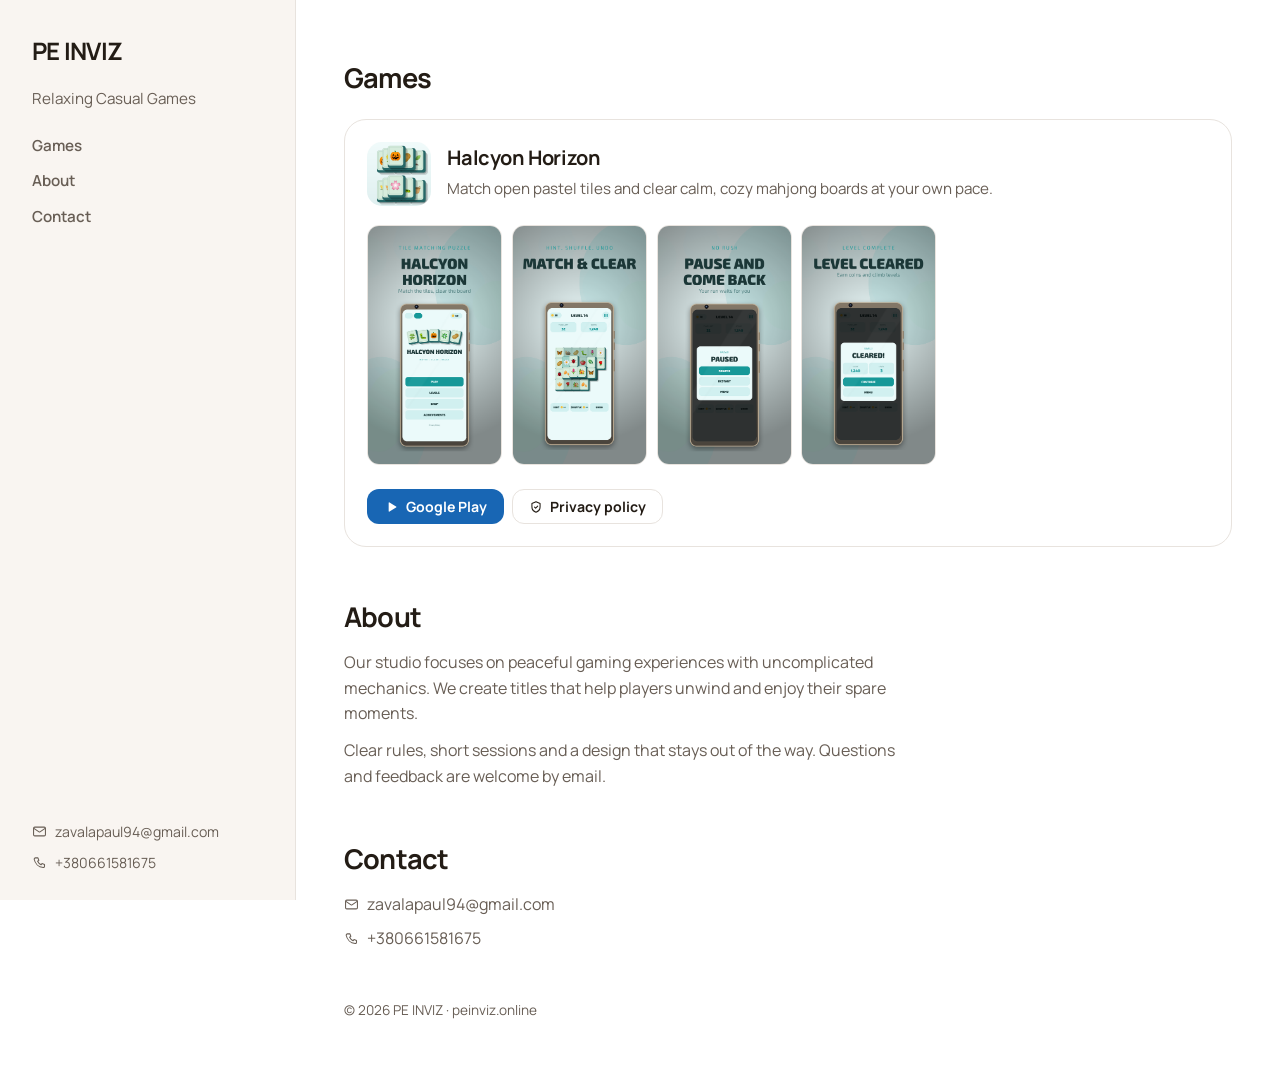
<file: index.html>
<!doctype html>
<html lang="en">
<head>
<meta charset="utf-8">
<meta name="viewport" content="width=device-width,initial-scale=1">
<title>PE INVIZ · Mobile games</title>
<meta name="description" content="Relaxing Casual Games">
<meta name="color-scheme" content="light">
<meta property="og:type" content="website">
<meta property="og:site_name" content="PE INVIZ">
<meta property="og:title" content="PE INVIZ · Mobile games">
<meta property="og:description" content="Relaxing Casual Games">
<link rel="icon" href="/favicon.svg" type="image/svg+xml">
<link rel="stylesheet" href="/fonts/manrope.css">
<style>
:root {
  --paper: #fff;
  --side: hsl(30 38% 96%);
  --ink: hsl(30 24% 11%);
  --muted: hsl(30 10% 37%);
  --line: hsl(30 18% 89%);
  --accent: hsl(210 76% 40%);
  --sans: Manrope, ui-sans-serif, system-ui, -apple-system, "Segoe UI", Roboto, sans-serif;
}

*, *::before, *::after { box-sizing: border-box; }
html { -webkit-text-size-adjust: 100%; }
body { margin: 0; }
img { max-width: 100%; display: block; }
a { color: inherit; }
@media (prefers-reduced-motion: reduce) { * { scroll-behavior: auto !important; transition: none !important; } }

body { background: var(--paper); color: var(--ink); font: 400 16px/1.6 var(--sans); }
.shell { display: grid; min-height: 100vh; }
aside { background: var(--side); padding: 1.6rem clamp(1.25rem, 4vw, 2rem); display: flex; flex-direction: column; gap: 1.4rem; border-bottom: 1px solid var(--line); }
aside .brand { font-weight: 800; font-size: 1.5rem; line-height: 1.1; letter-spacing: -.03em; text-decoration: none; }
aside .tag { margin: 0; color: var(--muted); font-size: .95rem; }
aside nav { display: flex; gap: 1.2rem; flex-wrap: wrap; }
aside nav a { text-decoration: none; font-weight: 600; font-size: .95rem; color: var(--muted); }
aside nav a:hover { color: var(--accent); }
.reach { display: flex; flex-direction: column; gap: .55rem; font-size: .88rem; }
.reach a { display: inline-flex; align-items: center; gap: .5rem; text-decoration: none; color: var(--muted); word-break: break-all; }
.reach a:hover { color: var(--accent); }
.reach svg { width: 15px; height: 15px; flex: 0 0 15px; }
main { padding: clamp(1.5rem, 5vw, 3.5rem) clamp(1.25rem, 4vw, 3rem) 3rem; max-width: 62rem; }
main h2 { margin: 0 0 1.2rem; font-size: 1.7rem; letter-spacing: -.03em; font-weight: 800; }
.cards { display: grid; gap: 1.4rem; }
.gcard { border: 1px solid var(--line); border-radius: 22px; padding: 1.4rem; display: grid; gap: 1.2rem; background: var(--paper); }
.gtop { display: grid; grid-template-columns: 64px 1fr; gap: 1rem; align-items: start; }
.gtop .icon { width: 64px; height: 64px; border-radius: 15px; background: var(--side); }
.gtop h3 { margin: 0; font-size: 1.25rem; letter-spacing: -.02em; font-weight: 800; }
.gtop p { margin: .2rem 0 0; color: var(--muted); font-size: .95rem; }
.strip { display: flex; gap: .6rem; overflow-x: auto; padding-bottom: .3rem; scrollbar-width: thin; }
.strip img { height: 15rem; width: auto; aspect-ratio: 9 / 16; background: var(--side); border-radius: 12px; flex: 0 0 auto; border: 1px solid var(--line); }
.actions { display: flex; gap: .5rem; flex-wrap: wrap; margin: 0; }
.btn { display: inline-flex; align-items: center; gap: .45rem; padding: .58rem 1rem; border-radius: 12px; font-size: .88rem; font-weight: 700; line-height: 1; text-decoration: none; border: 1px solid transparent; transition: background-color .12s, border-color .12s, color .12s; }
.btn svg { width: 14px; height: 14px; }
.btn-play { background: var(--accent); color: #fff; }
.btn-play:hover { filter: brightness(1.12); }
.btn-ghost { border-color: var(--line); }
.btn-ghost:hover { border-color: var(--accent); color: var(--accent); }
.btn:focus-visible, a:focus-visible { outline: 2px solid var(--accent); outline-offset: 3px; }
.blockq { margin-top: 3rem; display: grid; gap: .7rem; }
.blockq p { margin: 0; color: var(--muted); max-width: 56ch; }
footer { margin-top: 3rem; color: var(--muted); font-size: .85rem; }
.none { color: var(--muted); }
@media (min-width: 900px) {
  .shell { grid-template-columns: 18.5rem 1fr; }
  aside { position: sticky; top: 0; height: 100vh; border-bottom: 0; border-right: 1px solid var(--line); padding-top: 2.4rem; justify-content: flex-start; }
  aside nav { flex-direction: column; gap: .7rem; }
  .reach { margin-top: auto; }
}

</style>
</head>
<body>
<div class="shell">
  <aside>
    <a class="brand" href="/">PE INVIZ</a>
    <p class="tag">Relaxing Casual Games</p>
    <nav><a href="#games">Games</a><a href="#about">About</a><a href="#contact">Contact</a></nav>
    <div class="reach">
      <a href="mailto:zavalapaul94@gmail.com"><svg viewBox="0 0 24 24" fill="none" stroke="currentColor" stroke-width="1.7" stroke-linecap="round" stroke-linejoin="round" aria-hidden="true"><rect x="2.5" y="5" width="19" height="14" rx="2"/><path d="m3 7 8.2 5.6a1.4 1.4 0 0 0 1.6 0L21 7"/></svg><span>zavalapaul94@gmail.com</span></a>
      <a href="tel:+380661581675"><svg viewBox="0 0 24 24" fill="none" stroke="currentColor" stroke-width="1.7" stroke-linecap="round" stroke-linejoin="round" aria-hidden="true"><path d="M6.5 3h3l1.5 4-2 1.4a12 12 0 0 0 5.6 5.6L16 12l4 1.5v3a2 2 0 0 1-2.2 2A16.5 16.5 0 0 1 3.5 5.2 2 2 0 0 1 5.5 3Z"/></svg><span>+380661581675</span></a>
    </div>
  </aside>
  <main>
    <section id="games">
      <h2>Games</h2>
    <div class="cards">
      <article class="gcard">
        <div class="gtop"><img class="icon" src="/icons/halcyon-horizon.png" alt="" width="64" height="64" loading="lazy">
          <div><h3>Halcyon Horizon</h3><p>Match open pastel tiles and clear calm, cozy mahjong boards at your own pace.</p></div></div>
        <div class="strip"><img src="/shots/halcyon-horizon_1.png" alt="Halcyon Horizon screenshot 1" loading="lazy" decoding="async"><img src="/shots/halcyon-horizon_2.png" alt="Halcyon Horizon screenshot 2" loading="lazy" decoding="async"><img src="/shots/halcyon-horizon_3.png" alt="Halcyon Horizon screenshot 3" loading="lazy" decoding="async"><img src="/shots/halcyon-horizon_4.png" alt="Halcyon Horizon screenshot 4" loading="lazy" decoding="async"></div>
        <p class="actions"><a class="btn btn-play" href="https://play.google.com/store/apps/details?id=com.Neon13.HalcyonHorizon"><svg viewBox="0 0 24 24" fill="currentColor" aria-hidden="true"><path d="M8 5.14v13.72a1 1 0 0 0 1.5.86l11.14-6.86a1 1 0 0 0 0-1.72L9.5 4.28A1 1 0 0 0 8 5.14Z"/></svg>Google Play</a><a class="btn btn-ghost" href="/halcyon-horizon/"><svg viewBox="0 0 24 24" fill="none" stroke="currentColor" stroke-width="1.8" stroke-linecap="round" stroke-linejoin="round" aria-hidden="true"><path d="M12 3l7 3v5.5c0 4.3-2.9 8.3-7 9.5-4.1-1.2-7-5.2-7-9.5V6l7-3Z"/><path d="M9.5 12.2l1.9 1.9 3.5-3.7"/></svg>Privacy policy</a></p>
      </article>
    </div>
    </section>
    <section id="about" class="blockq">
      <h2 style="margin:0">About</h2>
      <p>Our studio focuses on peaceful gaming experiences with uncomplicated mechanics. We create titles that help players unwind and enjoy their spare moments.</p>
      <p>Clear rules, short sessions and a design that stays out of the way. Questions and feedback are welcome by email.</p>
    </section>
    <section id="contact" class="blockq">
      <h2 style="margin:0">Contact</h2>
      <div class="reach" style="font-size:1rem">
        <a href="mailto:zavalapaul94@gmail.com"><svg viewBox="0 0 24 24" fill="none" stroke="currentColor" stroke-width="1.7" stroke-linecap="round" stroke-linejoin="round" aria-hidden="true"><rect x="2.5" y="5" width="19" height="14" rx="2"/><path d="m3 7 8.2 5.6a1.4 1.4 0 0 0 1.6 0L21 7"/></svg><span>zavalapaul94@gmail.com</span></a>
      <a href="tel:+380661581675"><svg viewBox="0 0 24 24" fill="none" stroke="currentColor" stroke-width="1.7" stroke-linecap="round" stroke-linejoin="round" aria-hidden="true"><path d="M6.5 3h3l1.5 4-2 1.4a12 12 0 0 0 5.6 5.6L16 12l4 1.5v3a2 2 0 0 1-2.2 2A16.5 16.5 0 0 1 3.5 5.2 2 2 0 0 1 5.5 3Z"/></svg><span>+380661581675</span></a>
      </div>
    </section>
    <footer>&copy; 2026 PE INVIZ &middot; peinviz.online</footer>
  </main>
</div>
</body>
</html>
</file>
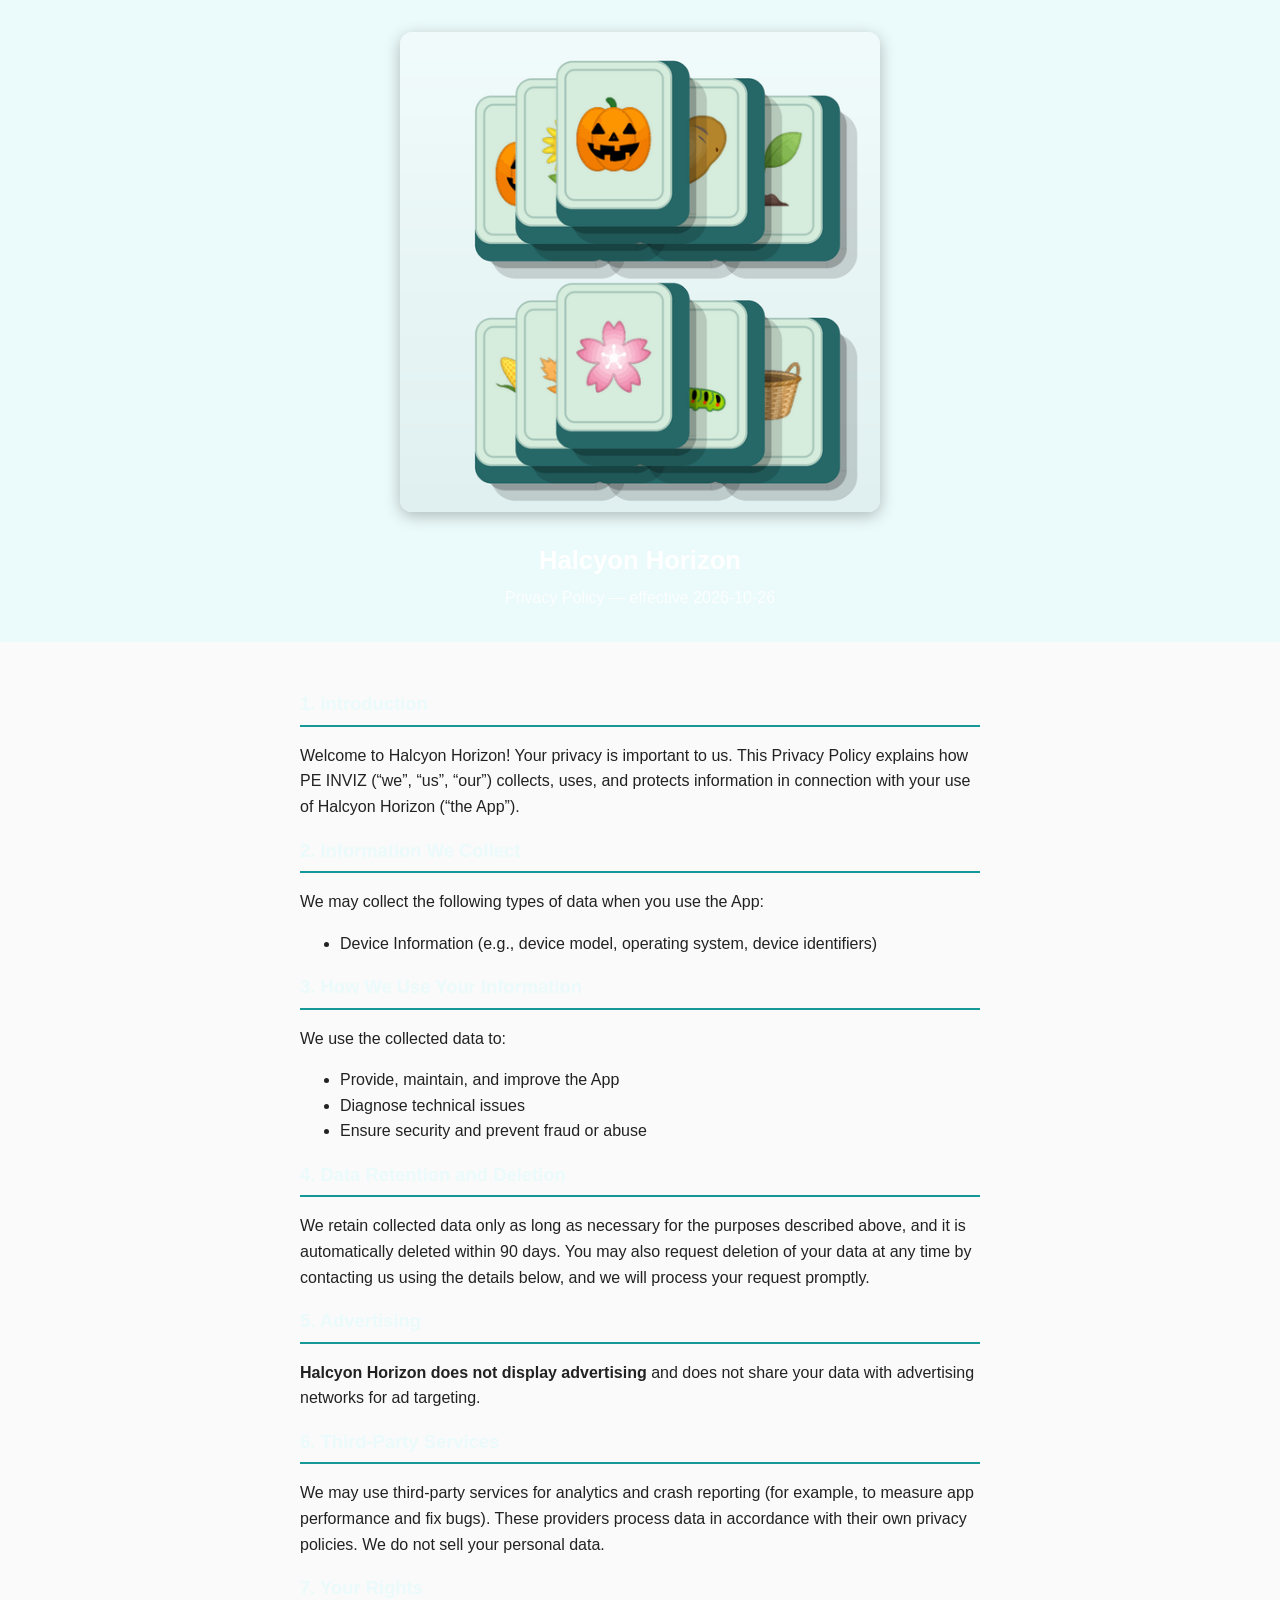
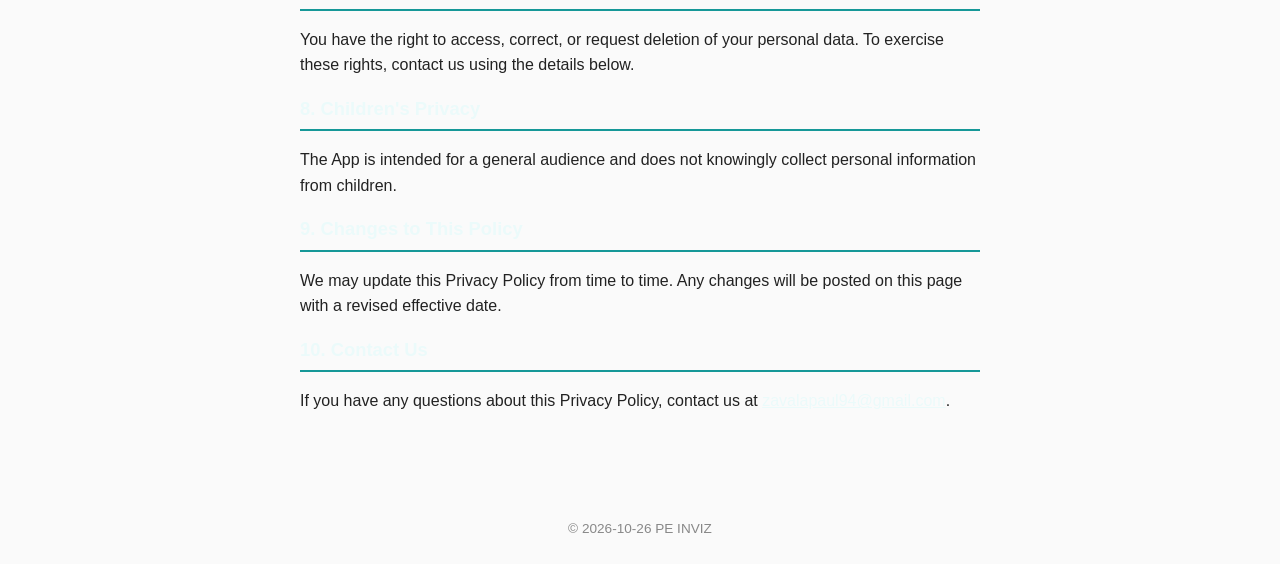
<file: halcyon-horizon/index.html>
<!doctype html>
<html lang="en">
<head>
<meta charset="utf-8">
<meta name="viewport" content="width=device-width, initial-scale=1">
<title>Halcyon Horizon — Privacy Policy</title>
<style>
  :root { --primary: #EBFAFA; --accent: #169898; }
  * { box-sizing: border-box; }
  body { margin: 0; font-family: -apple-system, Segoe UI, Roboto, Helvetica, Arial, sans-serif;
         color: #222; background: #fafafa; line-height: 1.6; }
  header { background: var(--primary); padding: 32px 16px; text-align: center; color: #fff; }
  header img { max-width: 480px; width: 100%; height: auto; border-radius: 12px; box-shadow: 0 4px 16px rgba(0,0,0,0.25); }
  header h1 { margin: 20px 0 4px; font-size: 1.6rem; }
  header p { margin: 0; opacity: 0.9; }
  main { max-width: 720px; margin: 0 auto; padding: 32px 20px 64px; }
  h2 { color: var(--primary); border-bottom: 2px solid var(--accent); padding-bottom: 6px; font-size: 1.15rem; }
  a { color: var(--primary); }
  footer { text-align: center; padding: 24px; color: #888; font-size: 0.85rem; }
</style>
</head>
<body>
<header>
  <img src="banner.png" alt="Halcyon Horizon banner">
  <h1>Halcyon Horizon</h1>
  <p>Privacy Policy — effective 2026-10-26</p>
</header>
<main>
  <h2>1. Introduction</h2>
  <p>
    Welcome to Halcyon Horizon! Your privacy is important to us. This Privacy Policy
    explains how PE INVIZ (&ldquo;we&rdquo;, &ldquo;us&rdquo;,
    &ldquo;our&rdquo;) collects, uses, and protects information in connection with
    your use of Halcyon Horizon (&ldquo;the App&rdquo;).
  </p>

  <h2>2. Information We Collect</h2>
  <p>We may collect the following types of data when you use the App:</p>
  <ul>
    <li>Device Information (e.g., device model, operating system, device identifiers)</li>
  </ul>

  <h2>3. How We Use Your Information</h2>
  <p>We use the collected data to:</p>
  <ul>
    <li>Provide, maintain, and improve the App</li>
    <li>Diagnose technical issues</li>
    <li>Ensure security and prevent fraud or abuse</li>
  </ul>

  <h2>4. Data Retention and Deletion</h2>
  <p>
    We retain collected data only as long as necessary for the purposes described
    above, and it is automatically deleted within 90 days. You may also request
    deletion of your data at any time by contacting us using the details below,
    and we will process your request promptly.
  </p>

  <h2>5. Advertising</h2>
  <p>
    <strong>Halcyon Horizon does not display advertising</strong> and does not share
    your data with advertising networks for ad targeting.
  </p>

  <h2>6. Third-Party Services</h2>
  <p>
    We may use third-party services for analytics and crash reporting (for example,
    to measure app performance and fix bugs). These providers process data in
    accordance with their own privacy policies. We do not sell your personal data.
  </p>

  <h2>7. Your Rights</h2>
  <p>
    You have the right to access, correct, or request deletion of your personal
    data. To exercise these rights, contact us using the details below.
  </p>

  <h2>8. Children's Privacy</h2>
  <p>
    The App is intended for a general audience and does not knowingly collect
    personal information from children.
  </p>

  <h2>9. Changes to This Policy</h2>
  <p>
    We may update this Privacy Policy from time to time. Any changes will be posted
    on this page with a revised effective date.
  </p>

  <h2>10. Contact Us</h2>
  <p>
    If you have any questions about this Privacy Policy, contact us at
    <a href="mailto:zavalapaul94@gmail.com">zavalapaul94@gmail.com</a>.
  </p>
</main>
<footer>
  &copy; 2026-10-26 PE INVIZ
</footer>
</body>
</html>
</file>
<file: fonts/manrope.css>
/* Manrope, SIL Open Font License 1.1 — self-hosted so the page makes no
   third-party request. Regenerate with domains/assets/get_blueprint_fonts.py */
/* latin-ext */
@font-face {
  font-family: 'Manrope';
  font-style: normal;
  font-weight: 400 700;
  font-display: swap;
  src: url(/fonts/manrope-latin-ext.woff2) format('woff2');
  unicode-range: U+0100-02BA, U+02BD-02C5, U+02C7-02CC, U+02CE-02D7, U+02DD-02FF, U+0304, U+0308, U+0329, U+1D00-1DBF, U+1E00-1E9F, U+1EF2-1EFF, U+2020, U+20A0-20AB, U+20AD-20C0, U+2113, U+2C60-2C7F, U+A720-A7FF;
}
/* latin */
@font-face {
  font-family: 'Manrope';
  font-style: normal;
  font-weight: 400 700;
  font-display: swap;
  src: url(/fonts/manrope-latin.woff2) format('woff2');
  unicode-range: U+0000-00FF, U+0131, U+0152-0153, U+02BB-02BC, U+02C6, U+02DA, U+02DC, U+0304, U+0308, U+0329, U+2000-206F, U+20AC, U+2122, U+2191, U+2193, U+2212, U+2215, U+FEFF, U+FFFD;
}
</file>
